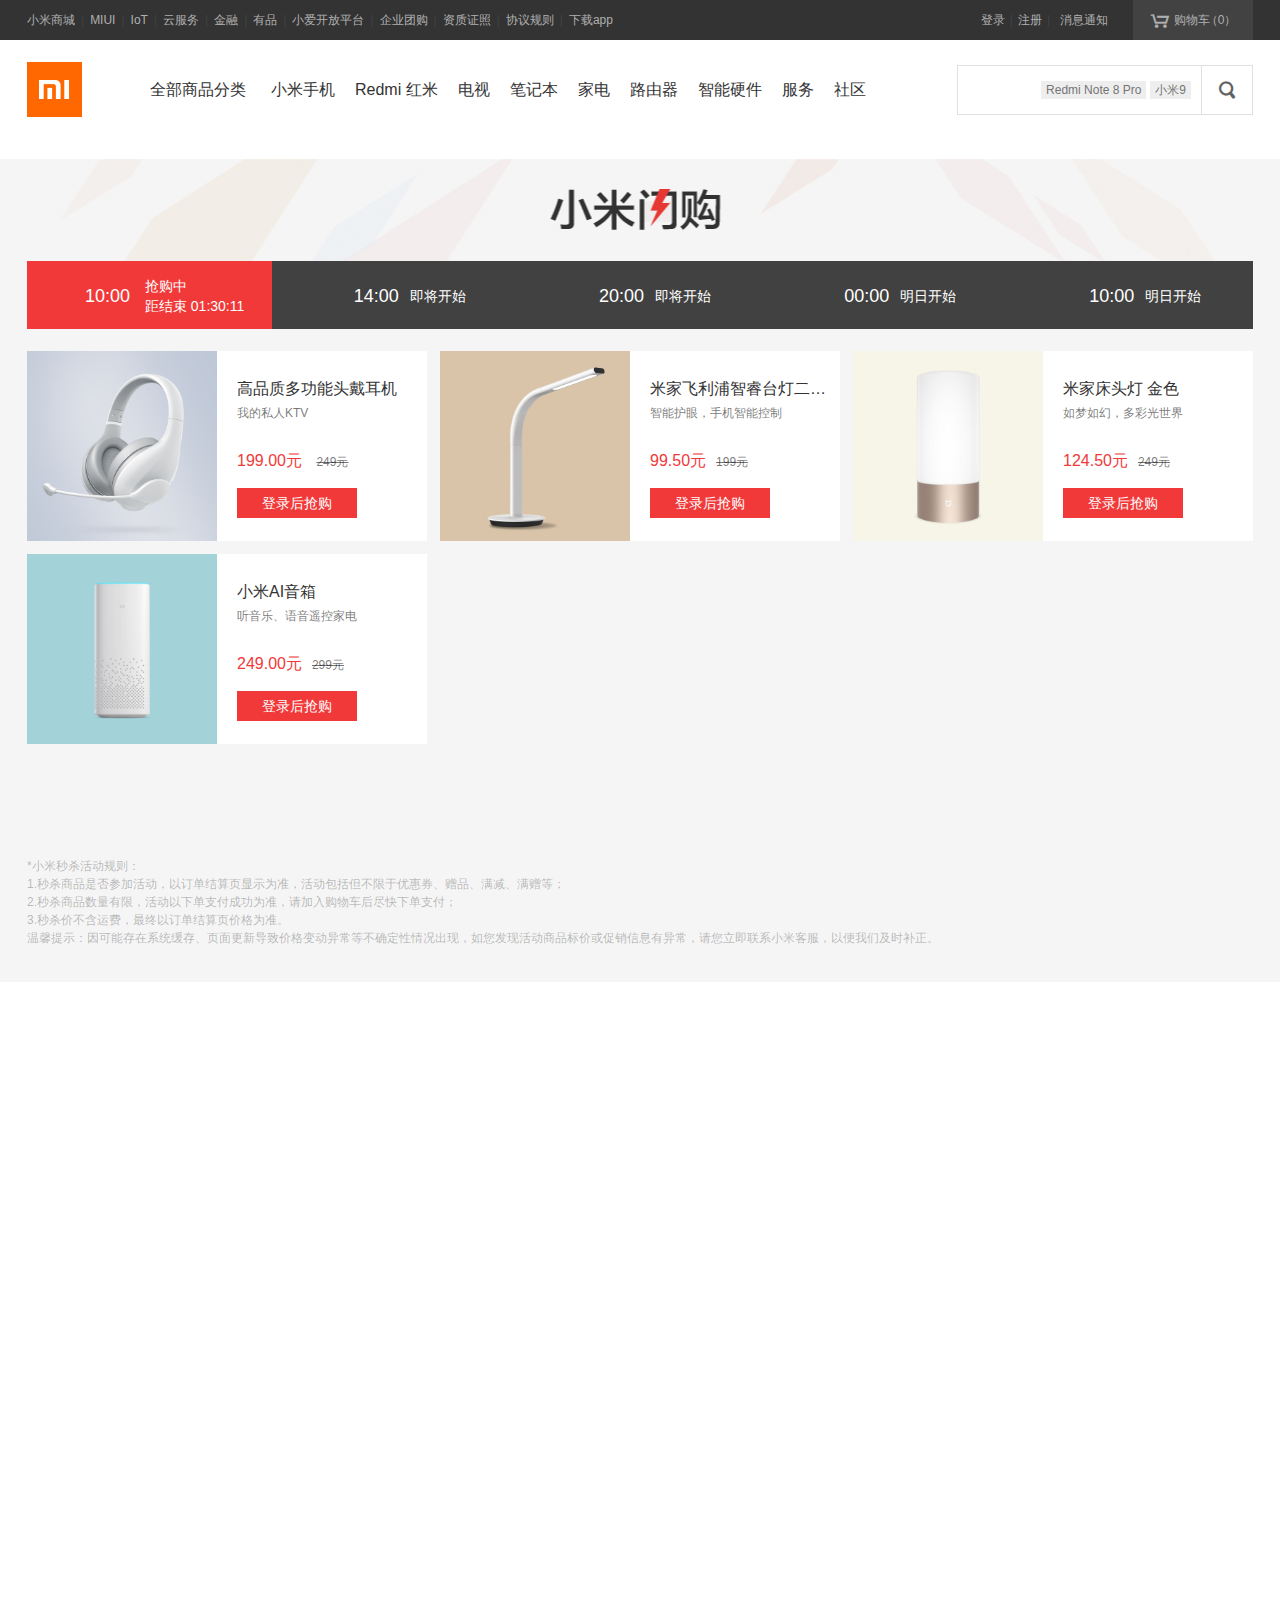
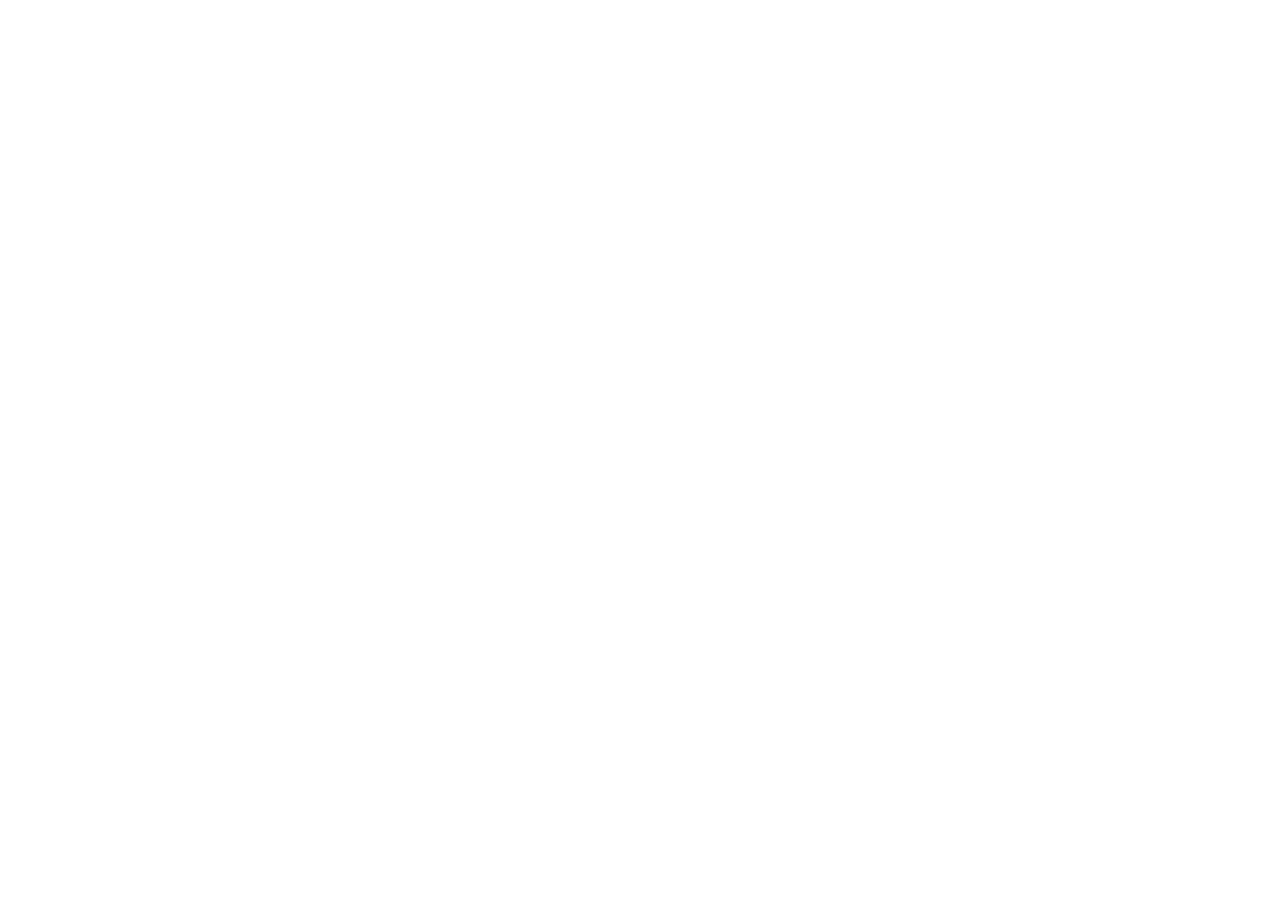
<file: 小米闪购/index.html>
<!DOCTYPE html>
<html lang="zh">
<head>
    <meta charset="UTF-8">
    <title>小米商城</title>
    <link rel="shortcut icon" href="favicon.ico" type="image/x-icon">
    <link rel="stylesheet" href="css/style.css">
    <link rel="stylesheet" href="css/iconfont.css ">
</head>
<body> 
    <div class="topbar">
        <div class="container">
            <div class="topbar-nav">
                <a href="">小米商城</a><span>|</span>
                <a href="">MIUI</a><span>|</span>
                <a href="">IoT</a><span>|</span>
                <a href="">云服务</a><span>|</span>
                <a href="">金融</a><span>|</span>
                <a href="">有品</a><span>|</span>
                <a href="">小爱开放平台</a><span>|</span>
                <a href="">企业团购</a><span>|</span>
                <a href="">资质证照</a><span>|</span>
                <a href="">协议规则</a><span>|</span>
                <a href="">下载app</a>
            </div>
                <div class="topbar-cart">
                   <a href=""><i class="iconfont">&#xe60c</i>购物车<span>（0）</span></a> 
                </div>    
                <div class="topbar-info clearfix">
                    <a href="">登录</a><span>|</span>
                    <a href="">注册</a><span>|</span>
                    <a href="" class="sep">消息通知</a>
                </div>        
        </div>
    </div>

    <div class="header">
        <div class="container">
            <div class="header-logo">
                <a href="#" class="lr">小米官网</a>
            </div>
            <div class="header-nav">
                <ul class="nav-list clearfix">
                    <li class="nav-category">
                        <a href="">全部商品分类</a>
                    </li>
                    <li class="nav-item">
                        <a href="">小米手机</a>
                    </li>
                    <li class="nav-item">
                        <a href="">Redmi 红米</a>
                    </li>
                    <li class="nav-item">
                        <a href="">电视</a>
                    </li>
                    <li class="nav-item">
                        <a href="">笔记本</a>
                    </li>
                    <li class="nav-item">
                        <a href="">家电</a>
                    </li>
                    <li class="nav-item">
                        <a href="">路由器</a>
                    </li>
                    <li class="nav-item">
                        <a href="">智能硬件</a>
                    </li>
                    <li class="nav-item">
                        <a href="">服务</a>
                    </li>
                    <li class="nav-item">
                        <a href="">社区</a>
                    </li>
                </ul>
            </div>
            <div class="header-search">
                <form action="" class="search-form">
                    <input type="search" name="keyword" class="search-text">
                    <div class="search-hot-words">
                        <a href="">Redmi Note 8 Pro</a>
                        <a href="">小米9</a>
                    </div>
                    <input type="submit" value="&#xe616" class="search-btn iconfont">
                </form>
            </div>
        </div>
    </div>

    <div class="seckill">
        <div class="seckill-head"></div>
        <div class="container">
           <div class="seckill-nav">
                <ul>
                    <li class="active"><em>10:00</em><span><em>抢购中<br>距结束 01:30:11</em></span></li>
                    <li><em>14:00</em><span>即将开始</span></li>
                    <li><em>20:00</em><span>即将开始</span></li>
                    <li><em>00:00</em><span>明日开始</span></li>
                    <li><em>10:00</em><span>明日开始</span></li>
                </ul>
           </div> 
           <div class="seckill-goods">
                <ul class="clearfix">
                    <li>
                        <div class="bg"><img src="img/1.png"></div>
                        <div class="info">
                            <a href="" class="name">高品质多功能头戴耳机</a>
                            <p class="tips">我的私人KTV</p>
                            <p class="price">199.00元 <del>249元</del></p>
                            <a href="" class="btn">登录后抢购</a>
                            <p class="person" style="display: none;">已有51人设置提醒</span>
                        </div>
                    </li>
                    <li>
                        <div class="bg"><img src="img/2.png"></div>
                        <div class="info">
                            <a href="" class="name">米家飞利浦智睿台灯二代 白色 </a>
                            <p class="tips">智能护眼，手机智能控制</p>
                            <p class="price">99.50元<del>199元</del></p>
                            <a href="" class="btn">登录后抢购</a>
                            <p class="person" style="display: none;">已有0人设置提醒</span>
                        </div>
                    </li>
                    <li>
                        <div class="bg"><img src="img/3.png"></div>
                        <div class="info">
                            <a href="" class="name">米家床头灯 金色 </a>
                            <p class="tips">如梦如幻，多彩光世界</p>
                            <p class="price">124.50元<del>249元</del></p>
                            <a href="" class="btn">登录后抢购</a>
                            <p class="person" style="display: none;">已有0人设置提醒</span>
                        </div>
                    </li>
                    <li>
                        <div class="bg"><img src="img/4.png"></div>
                        <div class="info">
                            <a href="" class="name">小米AI音箱</a>
                            <p class="tips">听音乐、语音遥控家电</p>
                            <p class="price">249.00元<del>299元</del></p>
                            <a href="" class="btn">登录后抢购</a>
                            <p class="person" style="display: none;">已有46人设置提醒</span>
                        </div>
                    </li>
                </ul>
           </div>
           <p class="seckill-notice">*小米秒杀活动规则： 
            <br>1.秒杀商品是否参加活动，以订单结算页显示为准，活动包括但不限于优惠券、赠品、满减、满赠等；
            <br>2.秒杀商品数量有限，活动以下单支付成功为准，请加入购物车后尽快下单支付；
            <br>3.秒杀价不含运费，最终以订单结算页价格为准。
            <br>温馨提示：因可能存在系统缓存、页面更新导致价格变动异常等不确定性情况出现，如您发现活动商品标价或促销信息有异常，请您立即联系小米客服，以便我们及时补正。</p>
        </div>
    </div>
    
</body>
</html>
</file>
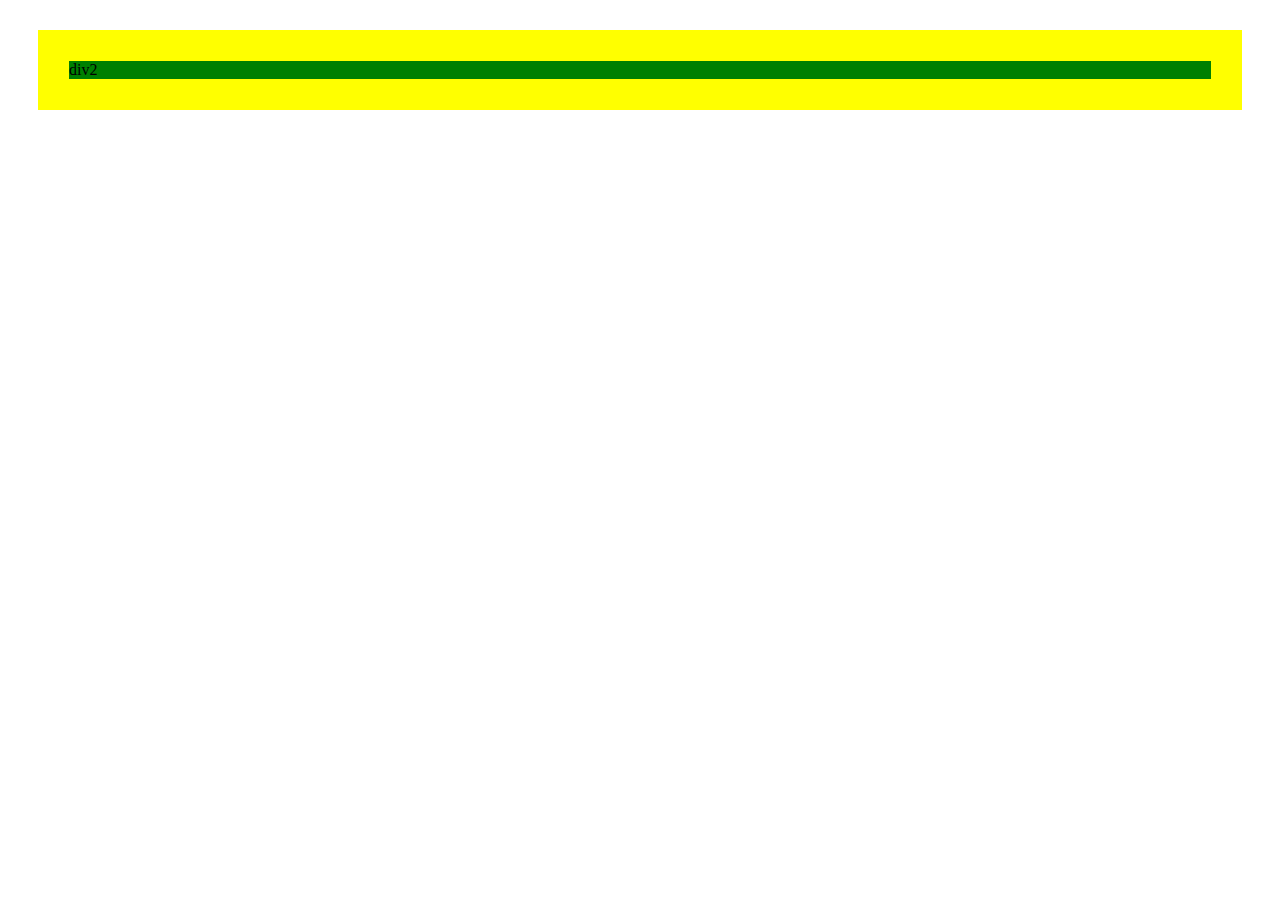
<file: 01.html>
<!DOCTYPE html>
<html lang="zh">
<head>
    <meta charset="UTF-8">
    <title>Page Title</title>
    <link rel="stylesheet" href="1.css">
</head>
<body>
    
    <div class="box1">
        
        <div class="box2">div2</div>
        
    </div>
</body>
</html>
</file>
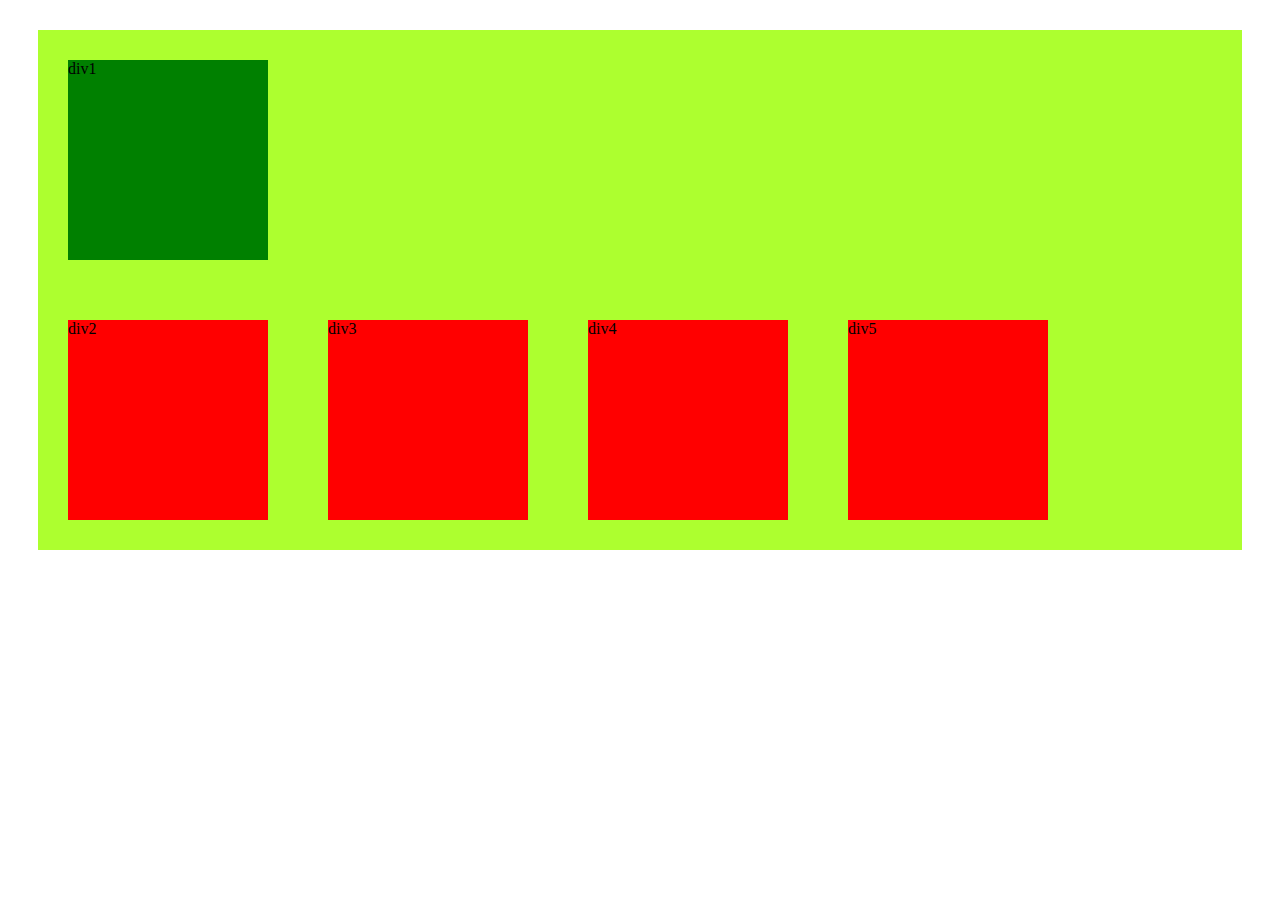
<file: 11.html>
<!DOCTYPE html>
<html lang="zh">
<head>
    <meta charset="UTF-8">
    <title>布局</title>
    <link rel="stylesheet" href="11.css">
</head>
<body>
    <div class="container">
        <div class="div1">div1</div>
        <div class="div2">div2</div>
        <div class="div3">div3</div>
        <div class="div4">div4</div>
        <div class="div5">div5</div>
    </div>
</body>
</html>
</file>
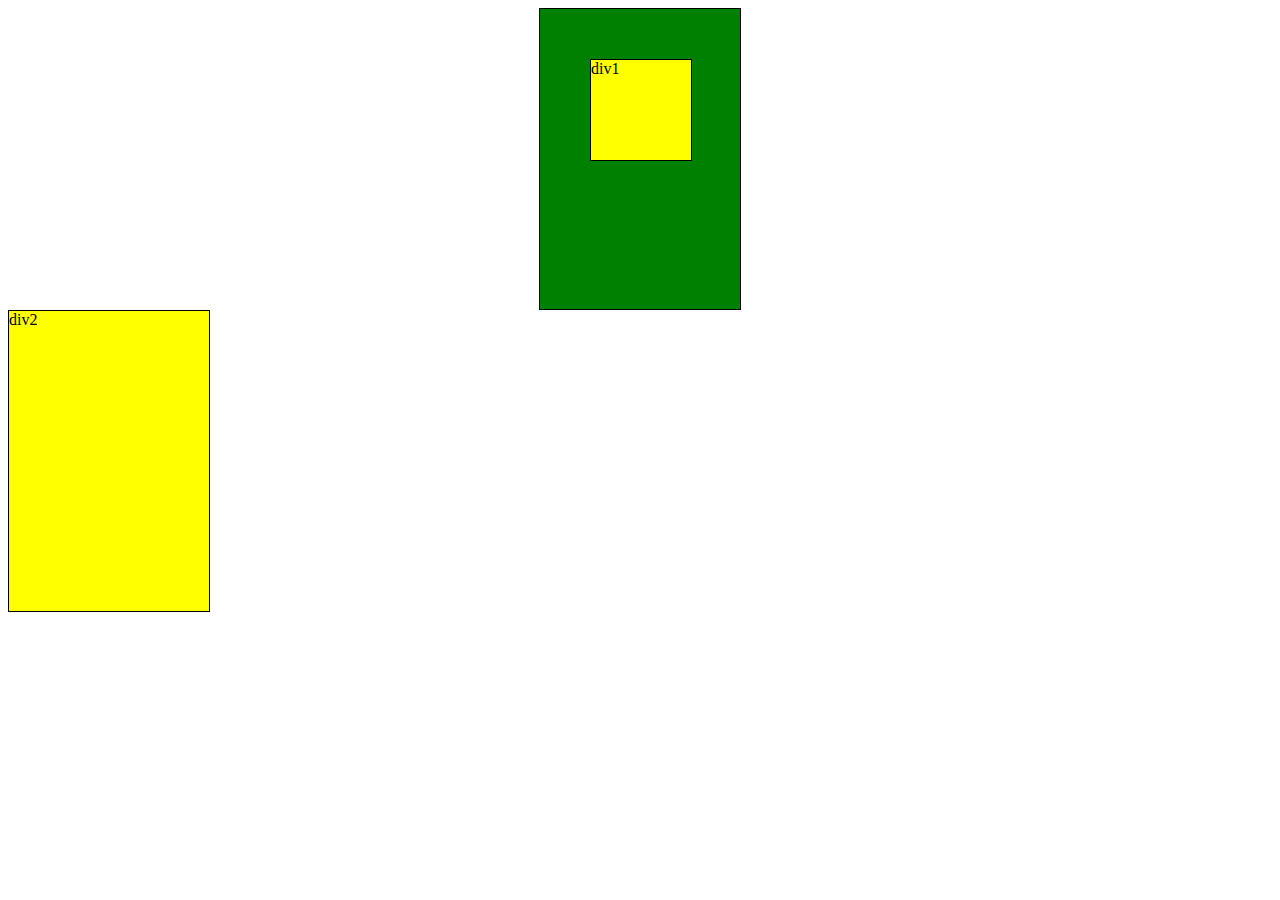
<file: 12.html>
<!DOCTYPE html>
<html lang="zh">
<head>
    <meta charset="UTF-8">
    <title>定位</title>
    <link rel="stylesheet" href="12.css">
</head>
<body>
    <div class="container">
        <div class="div1">div1</div>
    </div>
    
    <div>div2</div>
</body>
</html>
</file>
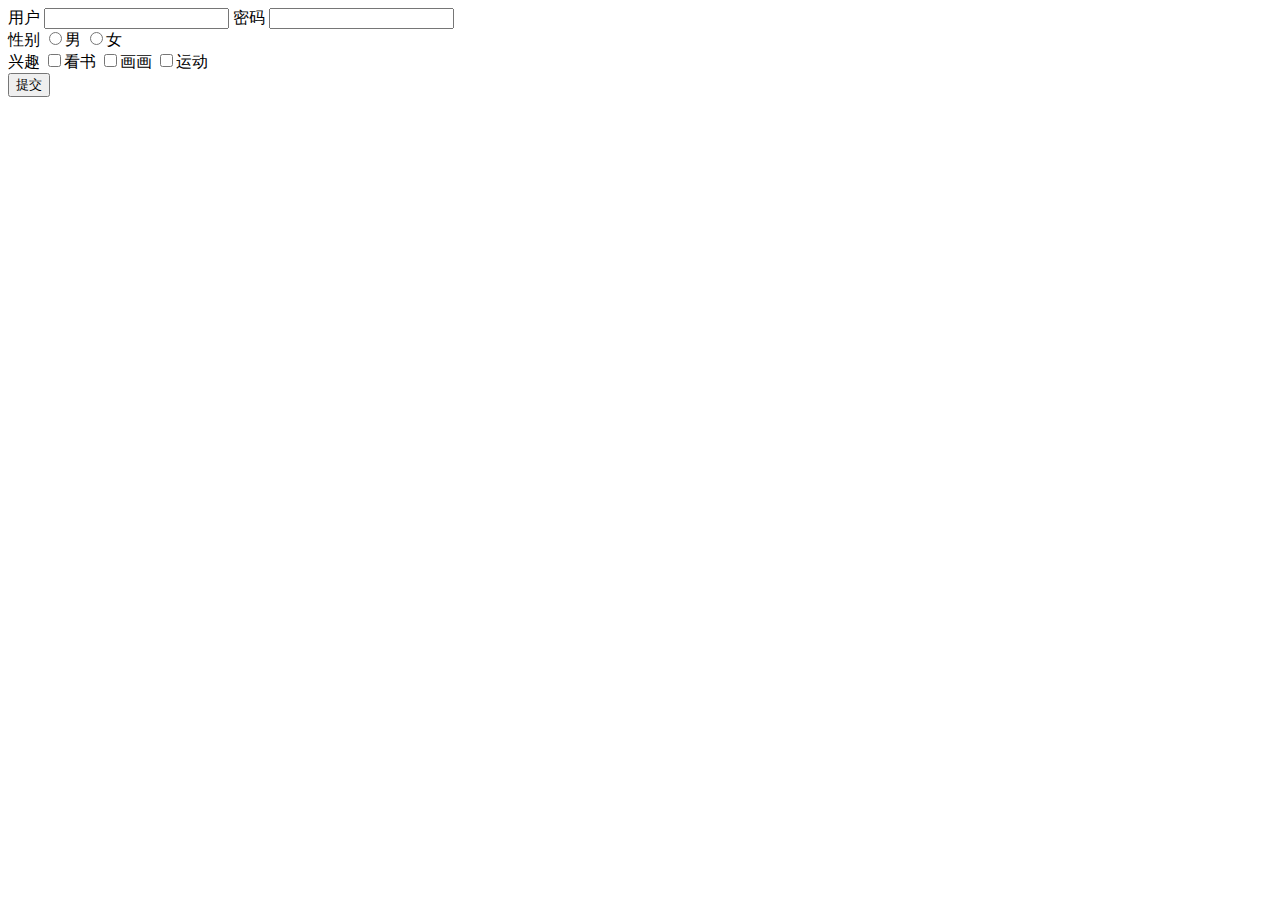
<file: test01.html>
<!DOCTYPE html html lang="zh">

<head>
    <meta charset="UTF-8">
    <title>登陆</title>
</head>

<body>
    <form action="" method="POST">
        用户 <input type="text" name="uname" >
        密码 <input type="password" name="password">
        <br>
        性别 <input type="radio" name="sex" value="male">男
        <input type="radio" name="sex" value="female">女
        <br>
        兴趣 <input type="checkbox" name="hobby" value="reading">看书
        <input type="checkbox" name="hobby" value="painting">画画
        <input type="checkbox" name="hobby" value="sport">运动
        <br>
        <input type="submit" value="提交">
    </form>
</body>

</html>
</file>
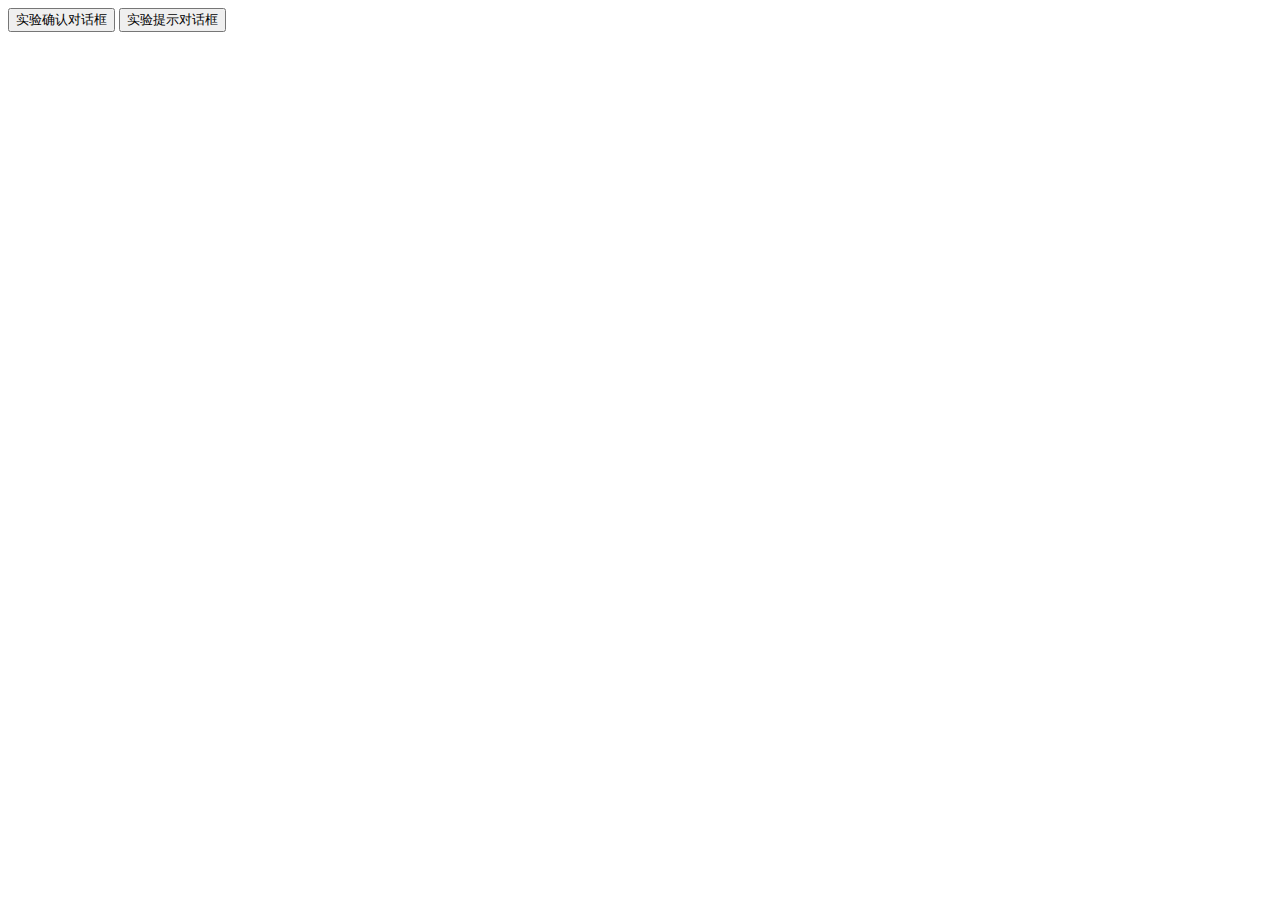
<file: jsstudy/1.html>
<!DOCTYPE html>
<html lang="zh">
<head>
    <meta charset="UTF-8">
    <title>使用confirm语句</title>
    <script type="text/javascript">
    
        function confirm_fun(){
            var rs = confirm("确认对话框实验，点击确认返回true，点击取消返回false");
            if (rs) {
                document.write("点击了确认");
            }else{
                document.write("点击了取消");
            }
        }

        function pop_fun(){
            var rs = prompt("请输入您的姓名","");
            document.write(rs);
        }

        var person = {
            name:"xiaobai",
            age:18
        }
        for (var key in person) {
            console.log(person[key]);
        }
        </script>
</head>
<body>
    <button type="button" onclick="confirm_fun()">实验确认对话框</button>
    <button type="button" onclick="pop_fun()">实验提示对话框</button>

    
</body>
</html>
</file>
<file: 小米闪购/css/style.css>
body, ul, li {
    margin: 0;
    padding: 0;
}
ul {
    list-style-type: none;
}
body {
    height: 2500px;
    font: 14px/1.5 Helvetica Neue,Helvetica,Arial,Microsoft Yahei,Hiragino Sans GB,Heiti SC,WenQuanYi Micro Hei,sans-serif;
}
a {
    text-decoration: none;
}
.topbar {
    /* border: 1px solid black; */
    background: #333;
    height: 40px;
}
.container {
    /* border: 1px solid black; */
    margin: 0 auto;
    width: 1226px;
}
.container::before, .container::after
,.clearfix::before, .clearfix::after{
    content: "";
    display: table;
}
.container::after, .clearfix::after{
    clear: both;
}
.topbar a {
    color: #b0b0b0;
    font-size: 12px;
}
.topbar a:hover {
    color: #fff;
}
.topbar-nav {
    float: left;
    height: 40px;
    line-height: 40px;
    font-size: 0;
}
.topbar-nav span {
    font-size: 12px;
    font-family: sans-serif;
    color: #424242;
    margin: 0.5em;
}
.topbar-info, .topbar-cart {
    float: right;
}
.topbar-cart a {
    display: block;
    height: 40px;
    line-height: 40px;
    text-align: center;
    width: 120px;
    background-color: #424242;
}
.topbar-cart a:hover {
    background: #fff;
    color: #ff6700;
}
.topbar-cart span {
    margin-left: -4px;
    margin-right: 4px;
    font-size: 12px;
}
.topbar-cart i {
    font-size: 20px;
    line-height: 20px;
    margin: 4px;
    vertical-align: -4px;
}
.topbar-info {
    margin-right: 15 px;
}
.topbar-info a {
    float: left;
    padding: 0 5px;
    height: 40px;
    line-height: 40px;
}
.topbar-info span {
    float: left;
    font-size: 12px;
     height: 40px;
    line-height: 40px;
    font-family: sans-serif;
    color: #424242;
}
.topbar-info .sep {
    padding-left: 10px;
    padding-right: 25px;
}
.header {
    height: 100px;
}
.header-logo {
    /* border: 1px solid black; */
    float: left;
    margin-top: 22px;
    width: 62px;
    height: 55px;
}
.header-logo a{
    display: block;
    width: 55px;
    height: 55px;
    background: #ff6700 url(../img/mi-logo.png) no-repeat 50% 50%;
}
.header-logo a.lr {
    text-align: left;
    text-indent: -999em;
}
/* 导航 */
.header-nav {
    /* border: 1px solid black; */
    float: left;
    width: 820px;
    height: 88px;
}
.header-nav .nav-list {
    width: 820px;
    height: 88px;
    font-size: 16px;
    padding: 12px 0 0 30px;
}
.header-nav .nav-list .nav-category {
    float: left;
    width: 127px;
    padding: 0 15px 0 0;
}
.header-nav .nav-list .nav-category a {
    display: block;
    padding: 26px 0 38px;
    text-align: right;
    color: #333;
}
.header-nav .nav-list .nav-item {
    float: left;
}
.header-nav .nav-list .nav-item a {
    display: block;
    padding: 26px 10px 38px;
    color: #333;
}
.header-nav .nav-list .nav-item a:hover {
    color: #ff6700;
}
.header-search {
    /* border: 1px solid black; */
    float: right;
    width: 296px;
    height: 50px;
    margin-top: 25px;
}
.header-search .search-form {
    position: relative;
    display: block;
    width: 296px;
    height: 50px;
}
.header-search .search-form .search-text {
    position: absolute;
    top: 0;
    right: 51px;
    display: block;
    width: 245px;
    height: 50px;
    line-height: 50px;
    border: 1px solid #e0e0e0;
    outline: 0;
}
.header-search .search-hot-words {
    position: absolute;
    top: 14px;
    right: 62px;
    z-index: 2;
    text-align: right;

}
.header-search .search-hot-words a {
    display: inline-block;
    padding: 0 5px;
    font-size: 12px;
    background-color: #eee;
    color: #757575;
}
.header-search .search-hot-words a:hover {
    color: #fff;
    background-color: #ff6700
}
.header-search .search-form .search-btn {
    position: absolute;
    top: 0;
    right: 0;
    display: block;
    width: 52px;
    height: 50px;
    border: 1px solid #e0e0e0;
    font-size: 24px;
    line-height: 24px;
    background: #fff;
    color: #616161;
    outline: 0;
}
.header-search .search-form .search-btn:hover {
    background-color: #ff6700;
    color: #fff;
}

/* seckill */
.seckill {
    background-color: #f5f5f5;
}
.seckill .seckill-head {
    margin-top: 19px;
    height: 170px;
    background: url(../img/seckill-head.jpg) no-repeat 50% 0;
}
.seckill-nav {
    margin: -68px 0 22px;
} 
.seckill-nav ul {
    height: 68px;
    background-color: #414141;
}
.seckill-nav li {
    display: block;
    float: left;
    height: 68px;
    line-height: 68px;
    text-align: center;
    color: #fff;
    width: 20%;
    cursor: pointer;
}
.seckill-nav ul li em {
    display: inline-block;
    margin-left: 30px;
    font-style: normal;
    font-size: 18px;
    vertical-align: middle;
    line-height: 1;
}
.seckill-nav ul li span {
    display: inline-block;
    margin-left: 11px;
    text-align: left;
    font-size: 14px;
    vertical-align: middle;
    line-height: 1;
}
.seckill-nav .active {
    background-color: #f1393a;
}
.seckill-nav ul li span em {
    display: inline-block;
    margin-left: 4px;
    text-align: left;
    font-size: 14px;
    vertical-align: middle;
    line-height: 20px;
}

.seckill-goods ul {
    /* border: 1px solid black; */
    margin-right: -13px;
}
.seckill-goods li {
    float: left;
    /* border: 1px solid black; */
    width: 400px;
    height: 190px;
    background-color: #fff;
    margin: 0 13px 13px 0;
}

.seckill-goods .bg {
    width: 190px;
    height: 190px;
    float: left;
    /* border: 1px solid red; */
}
.seckill-goods .bg img {
    width: 190px;
    height: 190px;
}
.seckill-goods .info {
    width: 190px;
    height: 190px;
    /* border: 1px solid black; */
    margin-left: 210px;
    padding-top: 30px;
}
.seckill-goods .info .name {
    font-size: 16px;
    color: #333;
    height: 16px;
    line-height: 16px;
    display: block;
    white-space: nowrap;
    overflow: hidden;
    text-overflow: ellipsis;
}
.seckill-goods .info .tips {
    font-size: 12px;
    height: 32px;
    line-height: 12px;
    color: rgba(0, 0, 0, 0.54);
    margin-top: 10px;
}
.seckill-goods .info .price {
    font-size: 16px;
    line-height: 16px;
    color: #f1393a;
    margin-top: 14px; 
    margin-bottom: 0;
}
.seckill-goods .info .price del {
    font-size: 12px;
    line-height: 12px;
    color: rgba(0, 0, 0, 0.54);
    margin-left: 10px;
}
.seckill-goods .info .btn {
    display: inline-block;
    width: 118px;
    height: 28px;
    font-size: 14px;
    color: #fff;
    background-color: #f1393a;
    border: 1px solid #f1393a;
    line-height: 28px;
    text-align: center;
    margin-top: 19px;
}
.seckill-notice {
    font-size: 12px;
    color: rgba(0,0,0,0.27);
    margin: 100px 0 35px 0;
}
</file>
<file: 小米闪购/css/iconfont.css>
@font-face {
	font-family:'iconfont';
	src:url("iconfont.eot");
	src:url("iconfont.eot-#iefix") format("embedded-opentype") 
}
@font-face {
	font-family:'iconfont';
	src:url([data-uri]) format("woff");
	font-weight:normal
}
.iconfont{
	font-family:"iconfont" !important;
	font-style:normal;
	-webkit-font-smoothing:antialiased;
	-webkit-text-stroke-width:0.2px;
	-moz-osx-font-smoothing:grayscale
}
</file>
<file: 1.css>
.box1 {
    
    background: yellow;
    margin: 30px;
    padding: 1px;


}

/*div {
    display: inline-block;
    width: 800px;
    border: 1px solid black;
}*/

.box2 {
    margin: 30px;
    background: green;
}
</file>
<file: 11.css>
div {
    background: greenyellow;
    margin: 30px;
}
.div1 {
    background: green;
    width: 200px;
    height: 200px;
}
.div2,.div3,.div4,.div5 {
    float: left;
    background: red;
    width: 200px;
    height: 200px;
}

.container::before,.container::after {
    content: "";
    display: table;
}
.container::after {
    clear: both;
}
</file>
<file: 12.css>
div {
    width: 200px;
    height: 300px;
    background: yellow;
    border: 1px solid black;

    /*固定定位*/
    /*position: fixed;
    bottom: 100px;
    right: 100px;*/

}
.container {
    margin: auto;
    background: green;
    position: relative;
}
.div1 {
    width: 100px;
    height: 100px;
    /*相对定位
    position: relative;*/
    /*绝对定位*/
    position: absolute;
    top: 50px;
    left: 50px;
}
</file>
